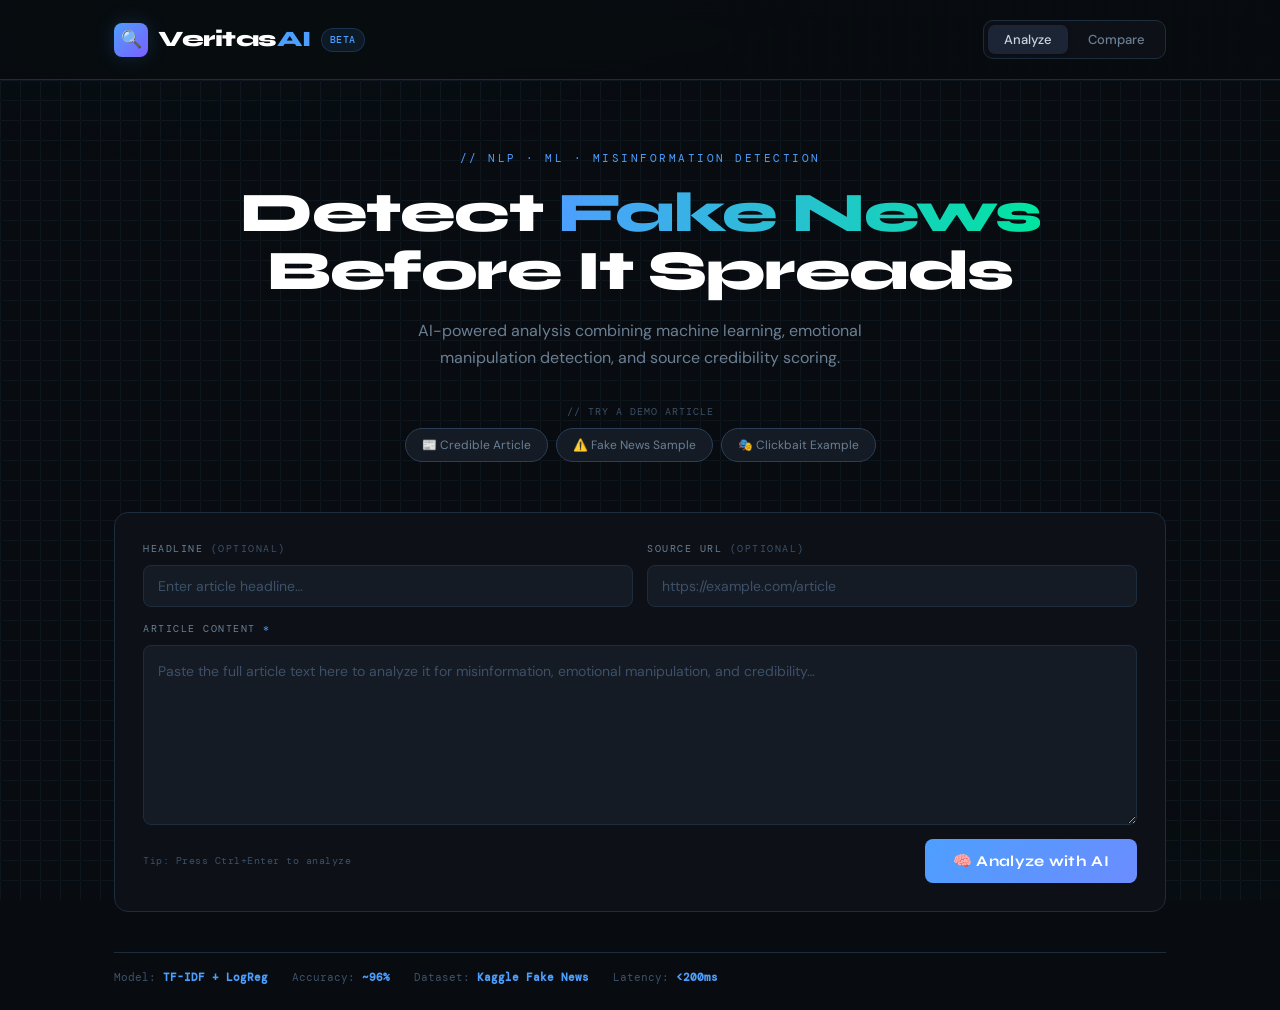
<file: frontend/index.html>
<!doctype html>
<html lang="en">
  <head>
    <meta charset="UTF-8" />
    <meta name="viewport" content="width=device-width, initial-scale=1.0" />
    <title>VeritasAI — Misinformation Analyzer</title>
    <meta name="description" content="AI-powered misinformation detection. Analyze any article for fake news, emotional manipulation, and source credibility." />

    <!-- Favicon: SVG inline as data URI (magnifying glass + AI node) -->
    <link rel="icon" href="data:image/svg+xml,%3Csvg xmlns='http://www.w3.org/2000/svg' viewBox='0 0 32 32'%3E%3Crect width='32' height='32' rx='8' fill='%23080C10'/%3E%3Ccircle cx='13' cy='13' r='6' fill='none' stroke='%234D9FFF' stroke-width='2.5'/%3E%3Cline x1='17.5' y1='17.5' x2='24' y2='24' stroke='%2300E5A0' stroke-width='2.5' stroke-linecap='round'/%3E%3Ccircle cx='13' cy='13' r='2.5' fill='%234D9FFF' opacity='0.6'/%3E%3C/svg%3E" type="image/svg+xml" />

    <link rel="preconnect" href="https://fonts.googleapis.com" />
    <link
      href="https://fonts.googleapis.com/css2?family=DM+Mono:ital,wght@0,300;0,400;0,500;1,400&family=Syne:wght@400;600;700;800&family=DM+Sans:ital,opsz,wght@0,9..40,300;0,9..40,400;0,9..40,500;1,9..40,300&display=swap"
      rel="stylesheet"
    />
    <link rel="stylesheet" href="styles.css" />
  </head>
  <body>

    <!-- HEADER -->
    <header class="site-header reveal-header">
      <div class="container">
        <div class="header-inner">
          <div class="logo">
            <div class="logo-icon" aria-hidden="true">🔍</div>
            <div>
              <div class="logo-text">Veritas<span>AI</span></div>
            </div>
            <span class="badge badge-beta">BETA</span>
          </div>
          <nav class="nav-tabs" role="tablist" aria-label="Main navigation">
            <button class="nav-tab active" onclick="switchPage('analyze')" role="tab" aria-selected="true">
              Analyze
            </button>
            <button class="nav-tab" onclick="switchPage('compare')" role="tab" aria-selected="false">
              Compare
            </button>
          </nav>
        </div>
      </div>
    </header>

    <!-- MAIN -->
    <main class="container">

      <!-- ═══════════ ANALYZE PAGE ═══════════ -->
      <div class="page active" id="page-analyze">

        <!-- HERO -->
        <section class="hero reveal-hero" aria-label="Hero">
          <p class="hero-eyebrow">// NLP · ML · Misinformation Detection</p>
          <h1>Detect <em>Fake News</em><br />Before It Spreads</h1>
          <p class="hero-sub">
            AI-powered analysis combining machine learning, emotional
            manipulation detection, and source credibility scoring.
          </p>
          <p class="demo-label">// Try a demo article</p>
          <div class="demo-row">
            <button class="demo-pill" onclick="loadDemo(0)">📰 Credible Article</button>
            <button class="demo-pill" onclick="loadDemo(1)">⚠️ Fake News Sample</button>
            <button class="demo-pill" onclick="loadDemo(2)">🎭 Clickbait Example</button>
          </div>
        </section>

        <!-- INPUT CARD -->
        <div class="input-card reveal-content">
          <div class="input-row">
            <div>
              <div class="field-label">Headline <span class="field-optional">(optional)</span></div>
              <input type="text" id="headline-input" placeholder="Enter article headline…" autocomplete="off" />
            </div>
            <div>
              <div class="field-label">Source URL <span class="field-optional">(optional)</span></div>
              <input type="text" id="source-input" placeholder="https://example.com/article" autocomplete="off" />
            </div>
          </div>
          <div class="field-label">Article Content <span class="field-required">*</span></div>
          <textarea
            id="text-input"
            placeholder="Paste the full article text here to analyze it for misinformation, emotional manipulation, and credibility…"
            aria-label="Article content"
          ></textarea>
          <div class="input-footer">
            <span class="input-hint">Tip: Press Ctrl+Enter to analyze</span>
            <button class="btn-analyze" onclick="runAnalysis()" id="btn-run" aria-label="Analyze with AI">
              🧠 Analyze with AI
            </button>
          </div>
        </div>

        <!-- LOADING -->
        <div class="loading-overlay" id="loading" role="status" aria-live="polite" aria-label="Analyzing">
          <div class="loader" aria-hidden="true"></div>
          <div class="loading-text">Running NLP pipeline…</div>
        </div>

        <!-- RESULTS -->
        <div id="results-panel" aria-live="polite">

          <!-- VERDICT BANNER -->
          <div class="verdict-banner" id="verdict-banner">
            <div class="verdict-top">
              <div class="verdict-left">
                <div class="verdict-icon" id="verdict-icon" aria-hidden="true"></div>
                <div>
                  <div class="verdict-label-small">Classification Result</div>
                  <div class="verdict-label-big" id="verdict-text">—</div>
                </div>
              </div>
              <div class="conf-block">
                <div class="conf-label">Confidence</div>
                <div class="conf-pct" id="conf-pct">0%</div>
                <div class="conf-bar-track" role="progressbar" aria-valuemin="0" aria-valuemax="100">
                  <div class="conf-bar-fill" id="conf-bar" style="width:0%"></div>
                </div>
              </div>
            </div>

            <div class="separator"></div>

            <div class="prob-section">
              <div class="prob-row">
                <span class="prob-label">REAL</span>
                <div class="prob-track">
                  <div class="prob-fill real-fill" id="prob-real" style="width:0%"></div>
                </div>
                <span class="prob-pct" id="prob-real-pct">0%</span>
              </div>
              <div class="prob-row">
                <span class="prob-label">FAKE</span>
                <div class="prob-track">
                  <div class="prob-fill fake-fill" id="prob-fake" style="width:0%"></div>
                </div>
                <span class="prob-pct" id="prob-fake-pct">0%</span>
              </div>
            </div>
          </div>

          <!-- METRICS GRID -->
          <div class="metrics-grid">
            <!-- Credibility Score -->
            <div class="metric-card">
              <div class="metric-top">
                <span class="metric-icon" aria-hidden="true">🛡️</span>
                <span class="metric-name">Credibility</span>
              </div>
              <div class="cred-row">
                <div class="cred-ring" aria-label="Credibility ring">
                  <svg width="70" height="70" viewBox="0 0 70 70" aria-hidden="true">
                    <circle class="cred-ring-track" cx="35" cy="35" r="30" />
                    <circle class="cred-ring-fill" id="cred-ring" cx="35" cy="35" r="30" />
                  </svg>
                  <div class="cred-ring-text" id="cred-score">—</div>
                </div>
                <div>
                  <div class="metric-sub" id="cred-label">—</div>
                </div>
              </div>
            </div>

            <!-- Emotional Bias -->
            <div class="metric-card">
              <div class="metric-top">
                <span class="metric-icon" aria-hidden="true">🎭</span>
                <span class="metric-name">Emotional Bias</span>
              </div>
              <div class="metric-value" id="em-bias-val">—</div>
              <span class="score-badge" id="em-bias-badge">—</span>
              <div class="bar-track" role="progressbar">
                <div class="bar-fill" id="em-bar" style="width:0%; background:var(--warn)"></div>
              </div>
            </div>

            <!-- Clickbait Score -->
            <div class="metric-card">
              <div class="metric-top">
                <span class="metric-icon" aria-hidden="true">🎣</span>
                <span class="metric-name">Clickbait</span>
              </div>
              <div class="metric-value" id="cb-val">—</div>
              <div class="metric-sub">/ 100 score</div>
              <div class="bar-track" role="progressbar">
                <div class="bar-fill" id="cb-bar" style="width:0%; background:var(--fake)"></div>
              </div>
            </div>

            <!-- Intensity -->
            <div class="metric-card">
              <div class="metric-top">
                <span class="metric-icon" aria-hidden="true">⚡</span>
                <span class="metric-name">Intensity</span>
              </div>
              <div class="metric-value" id="int-val">—</div>
              <div class="metric-sub">CAPS + exclamations</div>
              <div class="bar-track" role="progressbar">
                <div class="bar-fill" id="int-bar" style="width:0%; background:var(--accent)"></div>
              </div>
            </div>
          </div>

          <!-- AI EXPLANATION -->
          <div class="explain-card">
            <div class="card-header">
              <div class="card-header-icon" aria-hidden="true">💡</div>
              <div>
                <div class="card-title">AI Explanation</div>
                <div class="card-sub">Generated by NLP analysis pipeline</div>
              </div>
            </div>
            <p class="explanation-text" id="explanation-text">—</p>
          </div>

          <!-- SOURCE + HEADLINE -->
          <div class="two-col">
            <div class="info-card">
              <div class="card-header">
                <div class="card-header-icon" aria-hidden="true">🌐</div>
                <div class="card-title">Source Credibility</div>
              </div>
              <div id="source-result">
                <span class="score-badge badge-unknown">No source provided</span>
              </div>
              <div class="info-reason" id="source-reason">—</div>
            </div>
            <div class="info-card">
              <div class="card-header">
                <div class="card-header-icon" aria-hidden="true">📰</div>
                <div class="card-title">Headline vs Content</div>
              </div>
              <div class="sim-bar-label">
                <span>Similarity</span>
                <span id="sim-pct">—</span>
              </div>
              <div class="bar-track" role="progressbar">
                <div class="bar-fill" id="sim-bar" style="width:0%; background:var(--accent)"></div>
              </div>
              <div class="info-reason" id="sim-reason">No headline provided</div>
            </div>
          </div>

          <!-- HIGHLIGHTED TEXT -->
          <div class="highlight-card">
            <div class="card-header">
              <div class="card-header-icon" aria-hidden="true">🔦</div>
              <div>
                <div class="card-title">Manipulative Language Highlighter</div>
                <div class="card-sub">Suspicious words are underlined in red</div>
              </div>
            </div>
            <div class="legend">
              <div class="legend-item">
                <div class="legend-dot legend-fake" aria-hidden="true"></div>
                <span>Suspicious / Manipulative word</span>
              </div>
            </div>
            <div class="highlight-body" id="highlight-body" aria-label="Article text with suspicious words highlighted">—</div>
            <div class="tag-row" id="suspicious-tags" aria-label="Suspicious words found"></div>
          </div>

        </div><!-- /results-panel -->
      </div><!-- /page-analyze -->


      <!-- ═══════════ COMPARE PAGE ═══════════ -->
      <div class="page" id="page-compare">
        <section class="hero hero--compact" aria-label="Compare hero">
          <p class="hero-eyebrow">// Side-by-side analysis</p>
          <h1>Compare<br /><em>Two Articles</em></h1>
          <p class="hero-sub">
            Determine which article is more credible and which is more biased.
          </p>
        </section>

        <div class="compare-grid">
          <div class="compare-col">
            <h3>Article 1</h3>
            <div class="field-label">Headline</div>
            <input type="text" id="c1-headline" placeholder="Headline…" />
            <div class="field-label">Source URL</div>
            <input type="text" id="c1-source" placeholder="https://…" />
            <div class="field-label">Content</div>
            <textarea id="c1-text" class="compare-textarea" placeholder="Paste article 1 content…"></textarea>
          </div>
          <div class="compare-col">
            <h3>Article 2</h3>
            <div class="field-label">Headline</div>
            <input type="text" id="c2-headline" placeholder="Headline…" />
            <div class="field-label">Source URL</div>
            <input type="text" id="c2-source" placeholder="https://…" />
            <div class="field-label">Content</div>
            <textarea id="c2-text" class="compare-textarea" placeholder="Paste article 2 content…"></textarea>
          </div>
        </div>

        <button class="btn-compare" onclick="runCompare()" aria-label="Compare articles">
          ⚡ Compare Articles
        </button>

        <div class="verdict-compare" id="compare-result" aria-live="polite">
          <div class="card-header">
            <div class="card-header-icon" aria-hidden="true">⚖️</div>
            <div class="card-title">Comparison Verdict</div>
          </div>
          <div class="compare-row">
            <div class="compare-score" id="c1-score-block">
              <div class="cs-number" id="c1-score">—</div>
              <div class="cs-label">Credibility Score</div>
              <div id="c1-badge"></div>
            </div>
            <div class="vs-divider" aria-hidden="true">VS</div>
            <div class="compare-score" id="c2-score-block">
              <div class="cs-number" id="c2-score">—</div>
              <div class="cs-label">Credibility Score</div>
              <div id="c2-badge"></div>
            </div>
          </div>
          <div class="separator"></div>
          <div class="compare-summary" id="compare-summary"></div>
        </div>
      </div><!-- /page-compare -->


      <!-- STATS BAR / FOOTER -->
      <footer class="stats-bar" aria-label="Model statistics">
        <div class="stat-item">Model: <strong>TF-IDF + LogReg</strong></div>
        <div class="stat-item">Accuracy: <strong>~96%</strong></div>
        <div class="stat-item">Dataset: <strong>Kaggle Fake News</strong></div>
        <div class="stat-item">Latency: <strong>&lt;200ms</strong></div>
      </footer>

    </main>

    <script src="script.js"></script>
  </body>
</html>
</file>
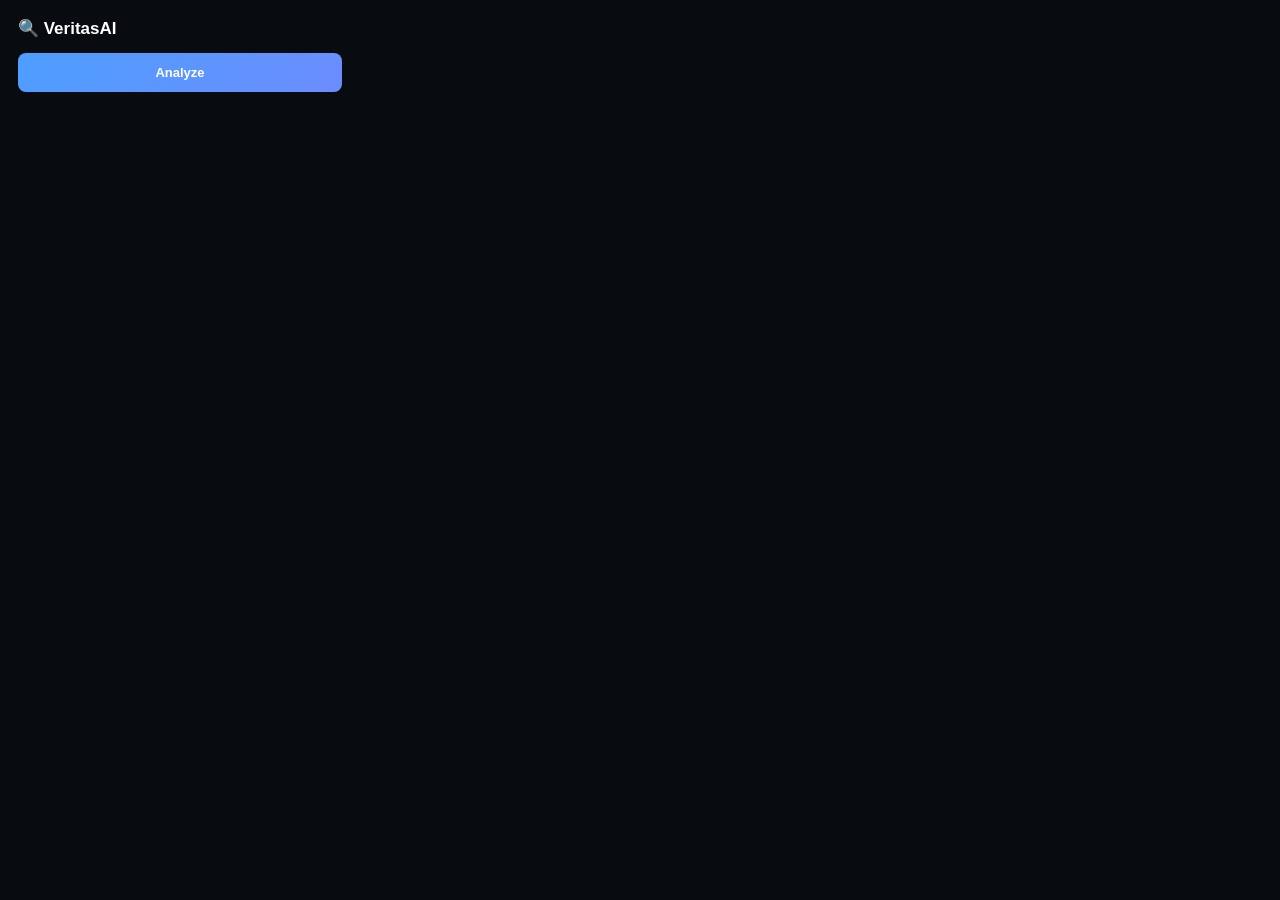
<file: chrome-extension/popup.html>
<!doctype html>
<html>
  <head>
    <meta charset="UTF-8" />
    <style>
      * {
        box-sizing: border-box;
        margin: 0;
        padding: 0;
      }
      body {
        width: 360px;
        font-family: "Segoe UI", sans-serif;
        background: #080c10;
        color: #c9d4e0;
        padding: 18px;
      }
      .logo {
        font-size: 17px;
        font-weight: 800;
        color: #fff;
        margin-bottom: 14px;
        display: flex;
        align-items: center;
        gap: 8px;
      }
      .logo-icon {
        width: 28px;
        height: 28px;
        background: linear-gradient(135deg, #4d9fff, #7b5fff);
        border-radius: 6px;
        display: flex;
        align-items: center;
        justify-content: center;
        font-size: 14px;
      }
      .logo span {
        color: #4d9fff;
      }
      .btn {
        width: 100%;
        padding: 12px;
        background: linear-gradient(135deg, #4d9fff, #6b8cff);
        border: none;
        border-radius: 8px;
        color: #fff;
        font-size: 13px;
        font-weight: 700;
        cursor: pointer;
        margin-bottom: 8px;
      }
      .btn:disabled {
        opacity: 0.5;
        cursor: not-allowed;
      }
      .status {
        font-size: 11px;
        color: #6b7f94;
        text-align: center;
        min-height: 16px;
        margin-bottom: 8px;
        font-family: monospace;
      }
      .result {
        padding: 14px;
        background: #0d1117;
        border-radius: 10px;
        border: 1px solid #1e2d3d;
        display: none;
      }
    </style>
  </head>
  <body>
    <div class="logo">🔍 VeritasAI</div>
    <button class="btn" id="btn">Analyze</button>
    <div id="status"></div>
    <div id="result"></div>

    <!-- ✅ IMPORTANT: JS FILE LINK -->
    <script src="popup.js"></script>
  </body>
</html>
</file>
<file: frontend/styles.css>
/* ═══════════════════════════════════════════════════
   VERITAS AI — Design System
   Theme: Industrial-Scientific Dark
   ═══════════════════════════════════════════════════ */

:root {
  /* Surfaces */
  --bg:         #080C10;
  --surface:    #0D1117;
  --surface-2:  #141B24;
  --surface-3:  #1C2535;

  /* Borders */
  --border:     #1E2D3D;
  --border-2:   #2A3F57;

  /* Text */
  --text:       #C9D4E0;
  --text-dim:   #6B7F94;
  --text-muted: #3D5068;

  /* Semantic colors */
  --real:       #00E5A0;
  --real-dim:   #00E5A018;
  --real-glow:  #00E5A040;

  --fake:       #FF3D5A;
  --fake-dim:   #FF3D5A18;
  --fake-glow:  #FF3D5A40;

  --warn:       #FFB830;
  --warn-dim:   #FFB83018;

  --accent:     #4D9FFF;
  --accent-dim: #4D9FFF18;

  /* Typography */
  --font-display: 'Syne', sans-serif;
  --font-body:    'DM Sans', sans-serif;
  --font-mono:    'DM Mono', monospace;

  /* Radii */
  --r:    8px;
  --r-lg: 14px;
}

/* ─── RESET ─── */
*, *::before, *::after {
  box-sizing: border-box;
  margin: 0;
  padding: 0;
}

html {
  scroll-behavior: smooth;
  overflow-x: hidden;
}

body {
  font-family: var(--font-body);
  background: var(--bg);
  color: var(--text);
  min-height: 100vh;
  overflow-x: hidden;
  line-height: 1.6;
}

/* ─── GRID NOISE BACKGROUND ─── */
body::before {
  content: '';
  position: fixed;
  inset: 0;
  background-image:
    radial-gradient(ellipse 80% 50% at 20% -10%, #4D9FFF08 0%, transparent 60%),
    radial-gradient(ellipse 60% 40% at 80% 110%, #00E5A006 0%, transparent 60%),
    url("data:image/svg+xml,%3Csvg xmlns='http://www.w3.org/2000/svg' width='40' height='40'%3E%3Crect width='40' height='40' fill='none'/%3E%3Cpath d='M0 0h40v1H0zm0 20h40v1H0zm0 39h40v1H0zM0 0v40h1V0zm20 0v40h1V0zm39 0v40h1V0z' fill='%231E2D3D' opacity='.3'/%3E%3C/svg%3E");
  pointer-events: none;
  z-index: 0;
}

/* ═══════════════════════════════
   LAYOUT
═══════════════════════════════ */

.container {
  max-width: 1100px;
  margin: 0 auto;
  padding: 0 clamp(16px, 4vw, 24px);
  position: relative;
  z-index: 1;
}

/* ═══════════════════════════════
   HEADER
═══════════════════════════════ */

.site-header {
  padding: 20px 0;
  border-bottom: 1px solid var(--border);
  position: sticky;
  top: 0;
  background: rgba(8, 12, 16, 0.92);
  backdrop-filter: blur(12px);
  -webkit-backdrop-filter: blur(12px);
  z-index: 100;
}

.header-inner {
  display: flex;
  align-items: center;
  justify-content: space-between;
  gap: 12px;
}

/* Logo */
.logo {
  display: flex;
  align-items: center;
  gap: 10px;
  flex-shrink: 0;
}

.logo-icon {
  width: 34px;
  height: 34px;
  background: linear-gradient(135deg, var(--accent), #7B5FFF);
  border-radius: 8px;
  display: flex;
  align-items: center;
  justify-content: center;
  font-size: 17px;
  box-shadow: 0 0 20px #4D9FFF30;
  flex-shrink: 0;
}

.logo-text {
  font-family: var(--font-display);
  font-size: clamp(18px, 4vw, 22px);
  font-weight: 800;
  letter-spacing: -0.5px;
  color: #fff;
  white-space: nowrap;
}

.logo-text span { color: var(--accent); }

/* Badges */
.badge {
  font-family: var(--font-mono);
  font-size: 10px;
  padding: 3px 8px;
  border-radius: 20px;
  font-weight: 500;
  letter-spacing: 0.5px;
  white-space: nowrap;
}

.badge-beta {
  background: var(--accent-dim);
  color: var(--accent);
  border: 1px solid #4D9FFF30;
}

/* Nav tabs */
.nav-tabs {
  display: flex;
  gap: 4px;
  background: var(--surface);
  border: 1px solid var(--border);
  border-radius: 10px;
  padding: 4px;
  flex-shrink: 0;
}

.nav-tab {
  padding: 6px 16px;
  border: none;
  border-radius: 7px;
  background: transparent;
  color: var(--text-dim);
  font-family: var(--font-body);
  font-size: 13px;
  font-weight: 500;
  cursor: pointer;
  transition: all 0.2s;
  white-space: nowrap;
}

.nav-tab.active {
  background: var(--surface-3);
  color: var(--text);
  box-shadow: 0 1px 4px rgba(0, 0, 0, 0.3);
}

.nav-tab:hover:not(.active) { color: var(--text); }

/* ═══════════════════════════════
   HERO
═══════════════════════════════ */

.hero {
  padding: clamp(40px, 8vw, 70px) 0 clamp(28px, 5vw, 40px);
  text-align: center;
}

.hero--compact {
  padding-top: clamp(28px, 5vw, 40px);
}

.hero-eyebrow {
  font-family: var(--font-mono);
  font-size: clamp(9px, 2vw, 11px);
  color: var(--accent);
  letter-spacing: 2.5px;
  text-transform: uppercase;
  margin-bottom: 16px;
}

.hero h1 {
  font-family: var(--font-display);
  font-size: clamp(28px, 6vw, 56px);
  font-weight: 800;
  line-height: 1.05;
  letter-spacing: -1.5px;
  color: #fff;
  margin-bottom: 16px;
}

.hero h1 em {
  font-style: normal;
  background: linear-gradient(90deg, var(--accent), var(--real));
  -webkit-background-clip: text;
  -webkit-text-fill-color: transparent;
  background-clip: text;
}

.hero-sub {
  font-size: clamp(14px, 3vw, 16px);
  color: var(--text-dim);
  max-width: 520px;
  margin: 0 auto 32px;
  line-height: 1.7;
}

/* Demo pills */
.demo-label {
  font-family: var(--font-mono);
  font-size: 10px;
  color: var(--text-muted);
  letter-spacing: 1px;
  text-transform: uppercase;
  margin-bottom: 8px;
}

.demo-row {
  display: flex;
  gap: 8px;
  justify-content: center;
  flex-wrap: wrap;
  margin-bottom: 10px;
}

.demo-pill {
  padding: 8px 16px;
  border-radius: 20px;
  border: 1px solid var(--border-2);
  background: var(--surface-2);
  color: var(--text-dim);
  font-size: 12px;
  cursor: pointer;
  transition: all 0.2s;
  font-family: var(--font-body);
}

.demo-pill:hover {
  border-color: var(--accent);
  color: var(--accent);
  background: var(--accent-dim);
  transform: translateY(-1px);
}

/* ═══════════════════════════════
   PAGE VISIBILITY
═══════════════════════════════ */

.page { display: none; }
.page.active { display: block; }

/* ═══════════════════════════════
   INPUT CARD
═══════════════════════════════ */

.input-card {
  background: var(--surface);
  border: 1px solid var(--border);
  border-radius: var(--r-lg);
  padding: clamp(18px, 4vw, 28px);
  margin-bottom: 20px;
}

.field-label {
  font-family: var(--font-mono);
  font-size: 10px;
  letter-spacing: 1.5px;
  text-transform: uppercase;
  color: var(--text-dim);
  margin-bottom: 8px;
  margin-top: 14px;
}

.input-card .field-label:first-child,
.input-row .field-label:first-child {
  margin-top: 0;
}

.field-optional { color: var(--text-muted); }
.field-required  { color: var(--accent); }

.input-row {
  display: grid;
  grid-template-columns: 1fr 1fr;
  gap: 14px;
  margin-bottom: 4px;
}

/* Inputs & textarea */
input[type="text"] {
  width: 100%;
  background: var(--surface-2);
  border: 1px solid var(--border);
  border-radius: var(--r);
  padding: 11px 14px;
  color: var(--text);
  font-family: var(--font-body);
  font-size: 14px;
  transition: border-color 0.2s, box-shadow 0.2s;
}

input[type="text"]:focus {
  outline: none;
  border-color: var(--accent);
  box-shadow: 0 0 0 3px var(--accent-dim);
}

input[type="text"]::placeholder { color: var(--text-muted); }

textarea {
  width: 100%;
  min-height: 180px;
  background: var(--surface-2);
  border: 1px solid var(--border);
  border-radius: var(--r);
  padding: 14px;
  color: var(--text);
  font-family: var(--font-body);
  font-size: 14px;
  line-height: 1.6;
  resize: vertical;
  transition: border-color 0.2s, box-shadow 0.2s;
  display: block;
}

textarea:focus {
  outline: none;
  border-color: var(--accent);
  box-shadow: 0 0 0 3px var(--accent-dim);
}

textarea::placeholder { color: var(--text-muted); }

/* Input footer row */
.input-footer {
  display: flex;
  align-items: center;
  justify-content: space-between;
  flex-wrap: wrap;
  gap: 12px;
  margin-top: 14px;
}

.input-hint {
  font-family: var(--font-mono);
  font-size: 10px;
  color: var(--text-muted);
  letter-spacing: 0.5px;
}

/* Analyze button */
.btn-analyze {
  flex-shrink: 0;
  padding: 13px 28px;
  background: linear-gradient(135deg, var(--accent), #6B8CFF);
  border: none;
  border-radius: var(--r);
  color: #fff;
  font-family: var(--font-display);
  font-size: 15px;
  font-weight: 700;
  letter-spacing: 0.3px;
  cursor: pointer;
  transition: transform 0.18s, box-shadow 0.18s, opacity 0.18s;
}

.btn-analyze:hover {
  transform: translateY(-2px) scale(1.02);
  box-shadow: 0 8px 28px #4D9FFF35;
}

.btn-analyze:active  { transform: translateY(0) scale(1); }
.btn-analyze:disabled { opacity: 0.5; cursor: not-allowed; transform: none; }

/* ═══════════════════════════════
   LOADING
═══════════════════════════════ */

.loading-overlay {
  display: none;
  text-align: center;
  padding: 60px 20px;
  animation: fadeInUp 0.3s ease;
}

.loading-overlay.show { display: block; }

.loader {
  width: 44px;
  height: 44px;
  border: 2px solid var(--border);
  border-top-color: var(--accent);
  border-radius: 50%;
  animation: spin 0.8s linear infinite;
  margin: 0 auto 20px;
}

@keyframes spin { to { transform: rotate(360deg); } }

.loading-text {
  font-family: var(--font-mono);
  font-size: 12px;
  color: var(--text-dim);
  animation: pulse 1.5s ease-in-out infinite;
}

@keyframes pulse {
  0%, 100% { opacity: 0.4; }
  50%       { opacity: 1; }
}

/* ═══════════════════════════════
   RESULTS PANEL
═══════════════════════════════ */

#results-panel { display: none; }
#results-panel.show { display: block; }

/* Verdict Banner */
.verdict-banner {
  border-radius: var(--r-lg);
  padding: clamp(20px, 4vw, 28px) clamp(20px, 4vw, 32px);
  margin-bottom: 20px;
  position: relative;
  overflow: hidden;
  border: 1px solid;
  animation: fadeInUp 0.4s ease;
}

.verdict-banner.real {
  background: linear-gradient(135deg, #00E5A008, #00E5A003);
  border-color: var(--real-glow);
  box-shadow: 0 0 40px var(--real-glow);
}

.verdict-banner.fake {
  background: linear-gradient(135deg, #FF3D5A08, #FF3D5A03);
  border-color: var(--fake-glow);
  box-shadow: 0 0 40px var(--fake-glow);
}

.verdict-banner::before {
  content: '';
  position: absolute;
  top: 0;
  left: 0;
  right: 0;
  height: 2px;
}

.real::before { background: linear-gradient(90deg, transparent, var(--real), transparent); }
.fake::before { background: linear-gradient(90deg, transparent, var(--fake), transparent); }

.verdict-top {
  display: flex;
  align-items: center;
  justify-content: space-between;
  flex-wrap: wrap;
  gap: 16px;
}

.verdict-left {
  display: flex;
  align-items: center;
  gap: 16px;
  min-width: 0;
}

.verdict-icon {
  width: 54px;
  height: 54px;
  border-radius: 14px;
  display: flex;
  align-items: center;
  justify-content: center;
  font-size: 26px;
  flex-shrink: 0;
}

.real .verdict-icon { background: var(--real-dim); }
.fake .verdict-icon { background: var(--fake-dim); }

.verdict-label-small {
  font-family: var(--font-mono);
  font-size: 10px;
  letter-spacing: 2px;
  text-transform: uppercase;
  color: var(--text-dim);
  margin-bottom: 4px;
}

.verdict-label-big {
  font-family: var(--font-display);
  font-size: clamp(24px, 5vw, 32px);
  font-weight: 800;
  letter-spacing: -1px;
  line-height: 1;
}

.real .verdict-label-big { color: var(--real); }
.fake .verdict-label-big { color: var(--fake); }

/* Confidence meter */
.conf-block { min-width: 140px; }

.conf-label {
  font-family: var(--font-mono);
  font-size: 10px;
  color: var(--text-dim);
  letter-spacing: 1px;
  text-transform: uppercase;
  margin-bottom: 6px;
}

.conf-pct {
  font-family: var(--font-display);
  font-size: clamp(22px, 5vw, 28px);
  font-weight: 800;
  color: #fff;
  margin-bottom: 8px;
}

.conf-bar-track {
  height: 6px;
  background: var(--surface-3);
  border-radius: 3px;
  overflow: hidden;
}

.conf-bar-fill {
  height: 100%;
  border-radius: 3px;
  transition: width 1s cubic-bezier(0.34, 1.56, 0.64, 1);
}

.real .conf-bar-fill { background: linear-gradient(90deg, var(--real), #7FFFD4); }
.fake .conf-bar-fill { background: linear-gradient(90deg, var(--fake), #FF8FA0); }

/* Probability bars */
.prob-section { margin-top: 16px; }

.prob-row {
  display: flex;
  align-items: center;
  gap: 10px;
  margin-bottom: 8px;
}

.prob-label {
  font-family: var(--font-mono);
  font-size: 11px;
  color: var(--text-dim);
  width: 40px;
  flex-shrink: 0;
}

.prob-track {
  flex: 1;
  height: 8px;
  background: var(--surface-3);
  border-radius: 4px;
  overflow: hidden;
  min-width: 0;
}

.prob-fill {
  height: 100%;
  border-radius: 4px;
  transition: width 1s ease;
}

.real-fill { background: linear-gradient(90deg, var(--real), #7FFFD4); }
.fake-fill { background: linear-gradient(90deg, var(--fake), #FF8FA0); }

.prob-pct {
  font-family: var(--font-mono);
  font-size: 11px;
  color: var(--text-dim);
  width: 40px;
  text-align: right;
  flex-shrink: 0;
}

/* ═══════════════════════════════
   METRICS GRID
═══════════════════════════════ */

.metrics-grid {
  display: grid;
  grid-template-columns: repeat(auto-fit, minmax(180px, 1fr));
  gap: 12px;
  margin-bottom: 20px;
  animation: fadeInUp 0.4s ease 0.1s both;
}

.metric-card {
  background: var(--surface);
  border: 1px solid var(--border);
  border-radius: var(--r);
  padding: 18px;
  position: relative;
  overflow: hidden;
  transition: border-color 0.2s, transform 0.2s;
}

.metric-card:hover {
  border-color: var(--border-2);
  transform: translateY(-3px);
}

.metric-top {
  display: flex;
  align-items: center;
  justify-content: space-between;
  margin-bottom: 12px;
}

.metric-icon { font-size: 18px; }

.metric-name {
  font-family: var(--font-mono);
  font-size: 9px;
  letter-spacing: 1.5px;
  text-transform: uppercase;
  color: var(--text-dim);
}

.metric-value {
  font-family: var(--font-display);
  font-size: 26px;
  font-weight: 800;
  color: #fff;
  margin-bottom: 6px;
  line-height: 1;
}

.metric-sub {
  font-size: 11px;
  color: var(--text-dim);
}

/* Credibility ring */
.cred-row {
  display: flex;
  align-items: center;
  gap: 14px;
}

.cred-ring {
  width: 70px;
  height: 70px;
  position: relative;
  flex-shrink: 0;
}

.cred-ring svg { transform: rotate(-90deg); }

.cred-ring-track {
  fill: none;
  stroke: var(--surface-3);
  stroke-width: 5;
}

.cred-ring-fill {
  fill: none;
  stroke-width: 5;
  stroke-linecap: round;
  stroke-dasharray: 188;
  stroke-dashoffset: 188;
  transition: stroke-dashoffset 1.2s cubic-bezier(0.34, 1.56, 0.64, 1);
}

.cred-ring-text {
  position: absolute;
  inset: 0;
  display: flex;
  align-items: center;
  justify-content: center;
  font-family: var(--font-display);
  font-size: 16px;
  font-weight: 800;
  color: #fff;
}

/* Score badges */
.score-badge {
  display: inline-flex;
  align-items: center;
  gap: 5px;
  padding: 3px 10px;
  border-radius: 20px;
  font-size: 11px;
  font-weight: 600;
  margin-bottom: 4px;
}

.badge-low       { background: var(--real-dim);  color: var(--real); }
.badge-medium    { background: var(--warn-dim);  color: var(--warn); }
.badge-high      { background: var(--fake-dim);  color: var(--fake); }
.badge-trusted   { background: var(--real-dim);  color: var(--real); }
.badge-suspicious{ background: var(--fake-dim);  color: var(--fake); }
.badge-unknown   { background: var(--warn-dim);  color: var(--warn); }
.badge-real      { background: var(--real-dim);  color: var(--real); }
.badge-fake      { background: var(--fake-dim);  color: var(--fake); }

/* Bar metric */
.bar-track {
  height: 4px;
  background: var(--surface-3);
  border-radius: 2px;
  overflow: hidden;
  margin-top: 10px;
}

.bar-fill {
  height: 100%;
  border-radius: 2px;
  transition: width 1s ease;
}

/* ═══════════════════════════════
   CARDS (EXPLANATION, INFO, ETC.)
═══════════════════════════════ */

.explain-card,
.info-card,
.highlight-card {
  background: var(--surface);
  border: 1px solid var(--border);
  border-radius: var(--r-lg);
  padding: clamp(18px, 4vw, 24px);
  transition: border-color 0.2s, transform 0.2s;
}

.explain-card:hover,
.info-card:hover,
.highlight-card:hover {
  border-color: var(--border-2);
}

.explain-card {
  margin-bottom: 20px;
  animation: fadeInUp 0.4s ease 0.15s both;
}

.highlight-card {
  margin-bottom: 20px;
  animation: fadeInUp 0.4s ease 0.2s both;
}

.card-header {
  display: flex;
  align-items: center;
  gap: 10px;
  margin-bottom: 16px;
  padding-bottom: 12px;
  border-bottom: 1px solid var(--border);
}

.card-header-icon {
  width: 32px;
  height: 32px;
  background: var(--accent-dim);
  border-radius: 8px;
  display: flex;
  align-items: center;
  justify-content: center;
  font-size: 15px;
  flex-shrink: 0;
}

.card-title {
  font-family: var(--font-display);
  font-size: 14px;
  font-weight: 700;
  color: #fff;
}

.card-sub {
  font-size: 11px;
  color: var(--text-muted);
}

.explanation-text {
  font-size: 15px;
  line-height: 1.8;
  color: var(--text);
  font-style: italic;
  border-left: 3px solid var(--accent);
  padding-left: 16px;
}

.info-reason {
  margin-top: 12px;
  font-size: 13px;
  color: var(--text-dim);
  line-height: 1.5;
}

/* Two-col layout */
.two-col {
  display: grid;
  grid-template-columns: 1fr 1fr;
  gap: 12px;
  margin-bottom: 20px;
  animation: fadeInUp 0.4s ease 0.25s both;
}

.sim-bar-label {
  display: flex;
  justify-content: space-between;
  font-size: 12px;
  color: var(--text-dim);
  margin-bottom: 6px;
}

/* Highlighted text */
.highlight-body {
  font-size: 14px;
  line-height: 2;
  color: var(--text-dim);
  font-family: var(--font-body);
  word-break: break-word;
  overflow-wrap: break-word;
}

mark.suspicious {
  background: linear-gradient(90deg, #FF3D5A22, #FF3D5A18);
  color: #FF8FA0;
  border-radius: 3px;
  padding: 1px 4px;
  border-bottom: 1px solid #FF3D5A50;
  cursor: help;
}

.legend {
  display: flex;
  align-items: center;
  gap: 16px;
  margin-bottom: 14px;
  padding: 10px 14px;
  background: var(--surface-2);
  border-radius: var(--r);
  flex-wrap: wrap;
}

.legend-item {
  display: flex;
  align-items: center;
  gap: 6px;
  font-size: 12px;
  color: var(--text-dim);
}

.legend-dot {
  width: 10px;
  height: 10px;
  border-radius: 2px;
  flex-shrink: 0;
}

.legend-fake { background: #FF3D5A60; border: 1px solid #FF3D5A; }

/* ═══════════════════════════════
   COMPARE PAGE
═══════════════════════════════ */

.compare-grid {
  display: grid;
  grid-template-columns: 1fr 1fr;
  gap: 16px;
  margin-bottom: 20px;
}

.compare-col {
  background: var(--surface);
  border: 1px solid var(--border);
  border-radius: var(--r-lg);
  padding: 20px;
  display: flex;
  flex-direction: column;
  gap: 0;
}

.compare-col h3 {
  font-family: var(--font-display);
  font-size: 13px;
  font-weight: 700;
  color: var(--text-dim);
  margin-bottom: 14px;
  text-transform: uppercase;
  letter-spacing: 0.5px;
}

.compare-col input[type="text"] {
  margin-bottom: 10px;
}

.compare-textarea {
  min-height: 160px !important;
  flex: 1;
}

.btn-compare {
  width: 100%;
  padding: 14px;
  background: linear-gradient(135deg, #7B5FFF, var(--accent));
  border: none;
  border-radius: var(--r);
  color: #fff;
  font-family: var(--font-display);
  font-size: 15px;
  font-weight: 700;
  cursor: pointer;
  transition: transform 0.18s, box-shadow 0.18s;
  margin-bottom: 20px;
}

.btn-compare:hover {
  transform: translateY(-2px) scale(1.02);
  box-shadow: 0 8px 28px #7B5FFF35;
}

.btn-compare:active { transform: translateY(0) scale(1); }

.verdict-compare {
  background: var(--surface);
  border: 1px solid var(--border);
  border-radius: var(--r-lg);
  padding: 24px;
  display: none;
  animation: fadeInUp 0.4s ease;
}

.verdict-compare.show { display: block; }

.compare-row {
  display: grid;
  grid-template-columns: 1fr auto 1fr;
  gap: 20px;
  align-items: center;
  margin-bottom: 20px;
}

.vs-divider {
  font-family: var(--font-display);
  font-size: 20px;
  font-weight: 800;
  color: var(--text-muted);
  text-align: center;
}

.compare-score { text-align: center; }

.cs-number {
  font-family: var(--font-display);
  font-size: clamp(36px, 8vw, 48px);
  font-weight: 800;
  color: #fff;
}

.cs-label {
  font-family: var(--font-mono);
  font-size: 10px;
  color: var(--text-dim);
  letter-spacing: 1px;
  text-transform: uppercase;
}

.winner-badge {
  display: inline-block;
  padding: 6px 14px;
  border-radius: 20px;
  font-family: var(--font-mono);
  font-size: 11px;
  font-weight: 500;
  background: linear-gradient(135deg, #FFB83022, #FFB83011);
  color: var(--warn);
  border: 1px solid #FFB83040;
  margin-top: 8px;
}

.compare-summary {
  font-size: 15px;
  color: var(--text);
  line-height: 1.8;
}

.compare-summary p { margin-bottom: 4px; }

/* ═══════════════════════════════
   STATS BAR / FOOTER
═══════════════════════════════ */

.stats-bar {
  display: flex;
  flex-wrap: wrap;
  gap: 16px 24px;
  padding: 16px 0 24px;
  border-top: 1px solid var(--border);
  margin-top: 40px;
}

.stat-item {
  font-family: var(--font-mono);
  font-size: 11px;
  color: var(--text-muted);
  white-space: nowrap;
}

.stat-item strong { color: var(--accent); }

/* ═══════════════════════════════
   UTILITY
═══════════════════════════════ */

.separator {
  height: 1px;
  background: var(--border);
  margin: 20px 0;
}

.tag-row {
  display: flex;
  flex-wrap: wrap;
  gap: 6px;
  margin-top: 10px;
}

.tag {
  padding: 3px 10px;
  background: var(--surface-3);
  border: 1px solid var(--border);
  border-radius: 20px;
  font-size: 11px;
  color: var(--text-dim);
  font-family: var(--font-mono);
}

.tag.danger {
  background: var(--fake-dim);
  border-color: #FF3D5A30;
  color: #FF8FA0;
}

/* ═══════════════════════════════
   ANIMATIONS
═══════════════════════════════ */

@keyframes fadeInUp {
  from { opacity: 0; transform: translateY(16px); }
  to   { opacity: 1; transform: translateY(0); }
}

/* Staggered page-load reveals */
.reveal-header {
  opacity: 0;
  animation: fadeInUp 0.5s ease 0.05s forwards;
}

.reveal-hero {
  opacity: 0;
  animation: fadeInUp 0.55s ease 0.15s forwards;
}

.reveal-content {
  opacity: 0;
  animation: fadeInUp 0.55s ease 0.28s forwards;
}

/* Scroll-triggered fade-in (added by JS) */
.scroll-reveal {
  opacity: 0;
  transform: translateY(18px);
  transition: opacity 0.5s ease, transform 0.5s ease;
}

.scroll-reveal.visible {
  opacity: 1;
  transform: translateY(0);
}

/* ═══════════════════════════════
   RESPONSIVE — TABLET (≤ 900px)
═══════════════════════════════ */

@media (max-width: 900px) {
  .metrics-grid { grid-template-columns: 1fr 1fr; }
}

/* ═══════════════════════════════
   RESPONSIVE — MOBILE (≤ 640px)
═══════════════════════════════ */

@media (max-width: 640px) {

  /* Input row becomes single column */
  .input-row { grid-template-columns: 1fr; }

  /* Results two-col becomes single column */
  .two-col { grid-template-columns: 1fr; }

  /* Compare grid becomes single column */
  .compare-grid { grid-template-columns: 1fr; }

  /* Compare row stacks */
  .compare-row {
    grid-template-columns: 1fr 1fr;
    gap: 12px;
  }

  .vs-divider { display: none; }

  /* Metrics 2 across */
  .metrics-grid { grid-template-columns: 1fr 1fr; }

  /* Analyze button: full width on mobile */
  .input-footer {
    flex-direction: column;
    align-items: stretch;
  }

  .btn-analyze {
    width: 100%;
    text-align: center;
  }

  .input-hint { text-align: center; }

  /* Nav tabs visible but compact */
  .nav-tab { padding: 6px 12px; font-size: 12px; }

  /* Hero letter spacing relaxed on very small screens */
  .hero h1 { letter-spacing: -0.5px; }
}

/* ═══════════════════════════════
   RESPONSIVE — VERY SMALL (≤ 380px)
═══════════════════════════════ */

@media (max-width: 380px) {
  .metrics-grid { grid-template-columns: 1fr; }
  .logo-text { font-size: 17px; }
  .badge-beta { display: none; }
}
</file>
